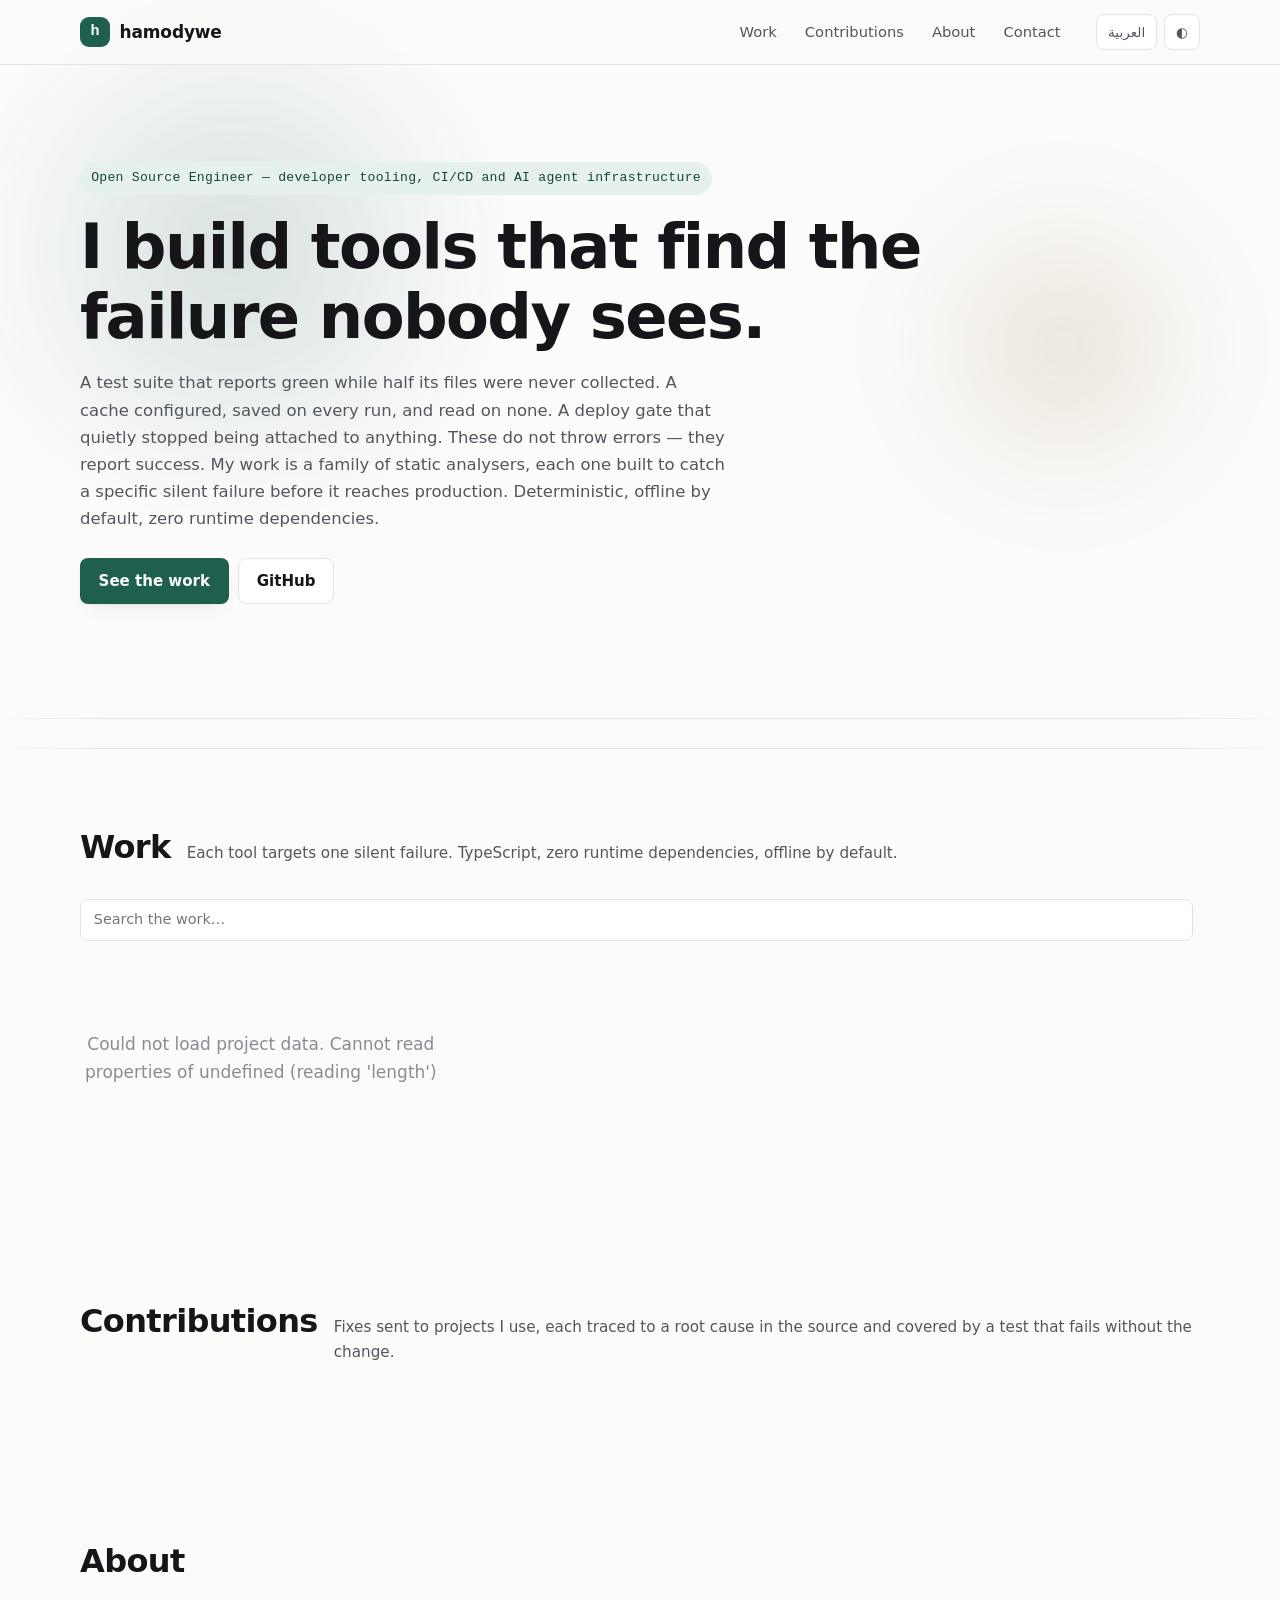
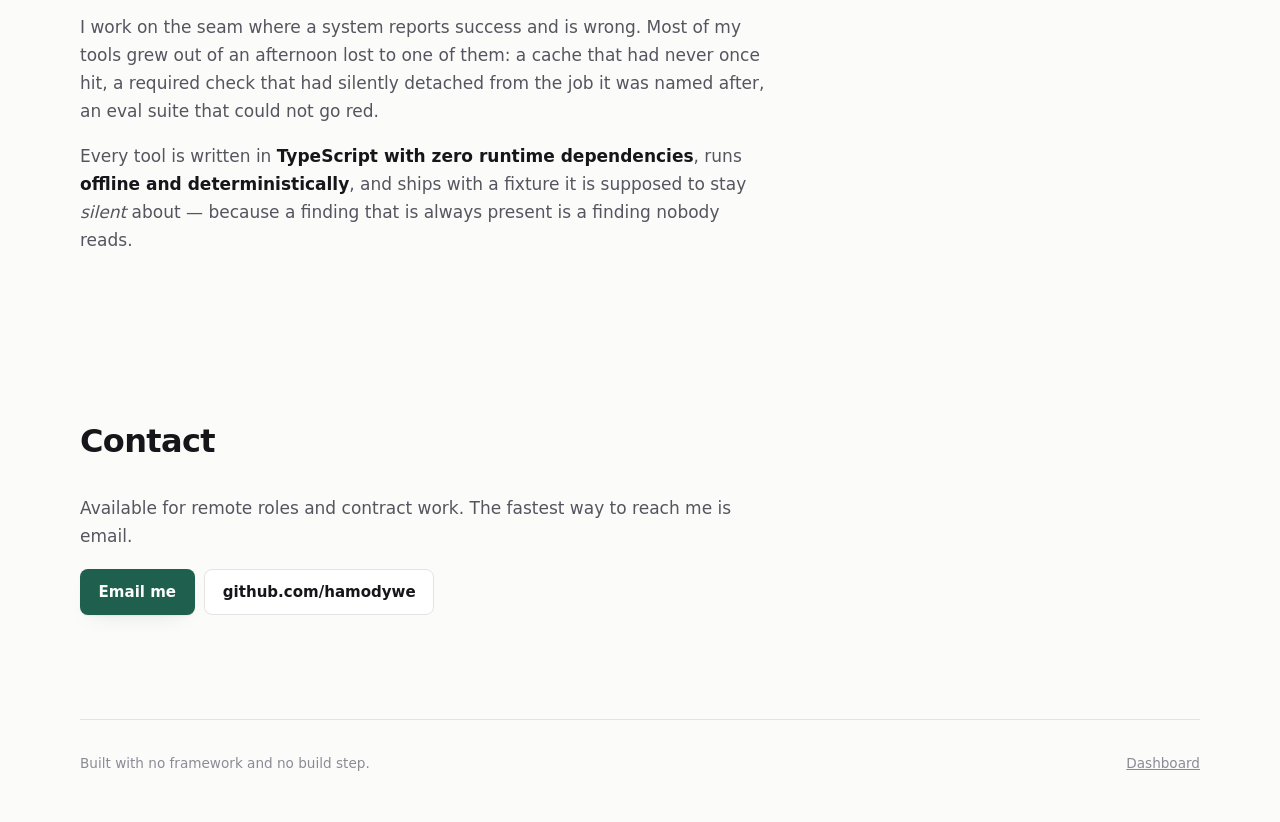
<file: index.html>
<!doctype html>
<html lang="en" dir="ltr">
<head>
<meta charset="utf-8">
<meta name="viewport" content="width=device-width, initial-scale=1">
<title>hamodywe — open source engineer</title>
<meta name="description" content="Static analysers that find silent failures in CI, deploys, tests and AI agent tooling. Deterministic, offline, zero dependencies.">
<meta name="color-scheme" content="light dark">
<meta property="og:title" content="hamodywe — open source engineer">
<meta property="og:description" content="Tools that find the failure nobody sees.">
<meta property="og:type" content="website">
<link rel="stylesheet" href="assets/css/app.css">
<link rel="stylesheet" href="assets/css/motion.css">
<link rel="icon" href="data:image/svg+xml,<svg xmlns='http://www.w3.org/2000/svg' viewBox='0 0 32 32'><rect width='32' height='32' rx='8' fill='%231f5f4e'/><text x='16' y='23' font-size='19' font-family='monospace' font-weight='700' fill='%23fff' text-anchor='middle'>h</text></svg>">
<script>
  // Applied before paint so the correct theme and direction never flash.
  (() => {
    const t = localStorage.getItem('theme');
    if (t) document.documentElement.dataset.theme = t;
    const l = localStorage.getItem('lang') || (navigator.language || '').startsWith('ar') ? 'ar' : 'en';
    const lang = localStorage.getItem('lang') || l;
    document.documentElement.lang = lang;
    document.documentElement.dir = lang === 'ar' ? 'rtl' : 'ltr';
  })();
</script>
</head>
<body>
<div class="progress" aria-hidden="true"></div>
<a class="skip" href="#main" data-i18n="skip">Skip to content</a>

<header class="top">
  <div class="wrap top-in">
    <a class="brand" href="./"><span class="brand-mark">h</span><span>hamodywe</span></a>
    <nav class="top-nav" aria-label="Sections">
      <a href="#work" data-i18n="nav.work">Work</a>
      <a href="#contributions" data-i18n="nav.contributions">Contributions</a>
      <a href="#about" data-i18n="nav.about">About</a>
      <a href="#contact" data-i18n="nav.contact">Contact</a>
    </nav>
    <div class="tools">
      <button class="chip" id="lang-toggle" type="button" aria-label="Switch language">العربية</button>
      <button class="chip" id="theme-toggle" type="button" aria-label="Switch theme">◐</button>
    </div>
  </div>
</header>

<main id="main">
  <section class="hero wrap">
    <span class="hero-role" id="hero-role"></span>
    <h1 id="hero-tagline"></h1>
    <p id="hero-intro"></p>
    <div class="hero-actions">
      <a class="btn btn-primary" href="#work" data-i18n="cta.work">See the work</a>
      <a class="btn btn-ghost" id="gh-link" href="https://github.com/hamodywe" target="_blank" rel="noopener">GitHub</a>
    </div>
    <div class="stats" id="stats"></div>
  </section>

  <div class="marquee" aria-hidden="true"><div class="marquee-track" id="marquee"></div></div>

  <section class="sec wrap" id="work">
    <div class="sec-head">
      <h2 data-i18n="nav.work">Work</h2>
      <p data-i18n="work.intro">Each tool targets one silent failure. TypeScript, zero runtime dependencies, offline by default.</p>
    </div>
    <div class="filters">
      <input type="search" id="q" autocomplete="off">
      <div id="tags" role="group"></div>
    </div>
    <div class="grid" id="grid"></div>
    <p class="empty" id="empty" hidden data-i18n="work.empty">Nothing matches that filter.</p>
  </section>

  <section class="sec wrap" id="contributions">
    <div class="sec-head">
      <h2 data-i18n="nav.contributions">Contributions</h2>
      <p id="contrib-intro"></p>
    </div>
    <div class="contrib-list" id="contrib-list"></div>
  </section>

  <section class="sec wrap" id="about">
    <div class="sec-head"><h2 data-i18n="nav.about">About</h2></div>
    <div class="prose" id="about-body"></div>
  </section>

  <section class="sec wrap" id="contact">
    <div class="sec-head"><h2 data-i18n="nav.contact">Contact</h2></div>
    <p class="prose" id="contact-line"></p>
    <div class="contact-row">
      <a class="btn btn-primary" id="mail-link" href="#"></a>
      <a class="btn btn-ghost" href="https://github.com/hamodywe" target="_blank" rel="noopener">github.com/hamodywe</a>
    </div>
  </section>
</main>

<footer class="wrap">
  <span id="foot-left"></span>
  <span><a href="admin.html" data-i18n="foot.dashboard">Dashboard</a></span>
</footer>

<dialog class="detail" id="detail" aria-labelledby="detail-title">
  <button class="detail-close" type="button" id="detail-close" aria-label="Close">✕</button>
  <div class="detail-in" id="detail-in"></div>
</dialog>

<div class="toast" id="toast" role="status" aria-live="polite"></div>

<script type="module" src="assets/js/app.js"></script>
</body>
</html>
</file>
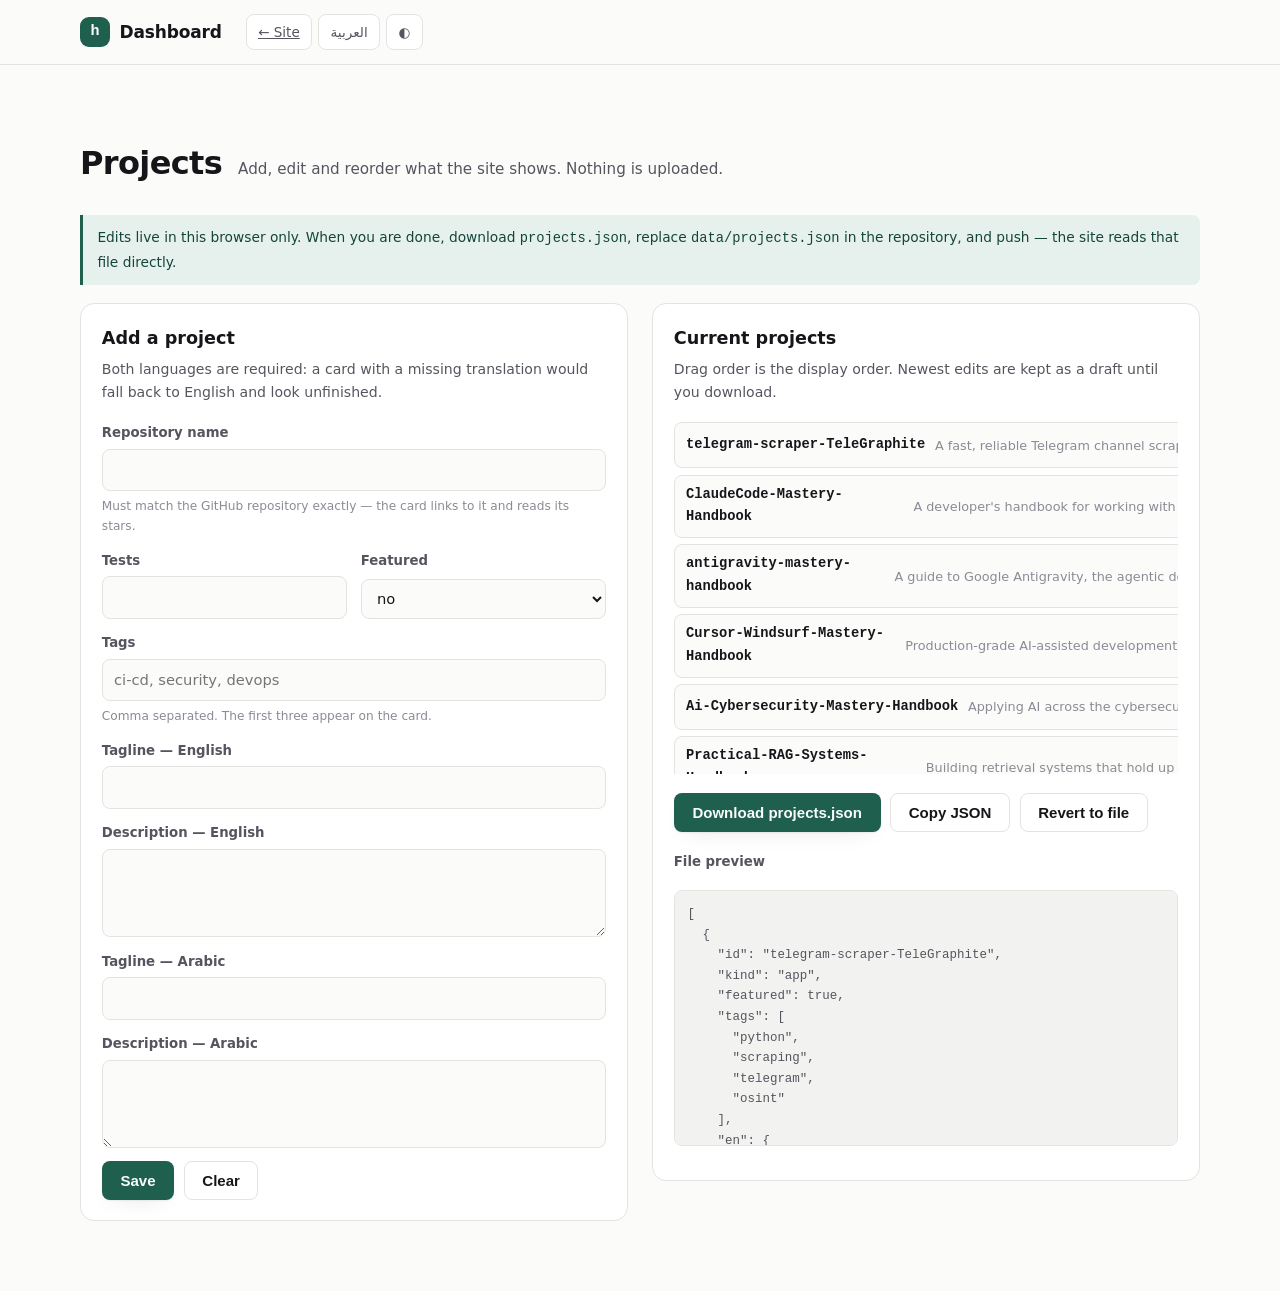
<file: admin.html>
<!doctype html>
<html lang="en" dir="ltr">
<head>
<meta charset="utf-8">
<meta name="viewport" content="width=device-width, initial-scale=1">
<title>Dashboard — hamodywe</title>
<meta name="robots" content="noindex">
<meta name="color-scheme" content="light dark">
<link rel="stylesheet" href="assets/css/app.css">
<link rel="icon" href="data:image/svg+xml,<svg xmlns='http://www.w3.org/2000/svg' viewBox='0 0 32 32'><rect width='32' height='32' rx='8' fill='%231f5f4e'/><text x='16' y='23' font-size='19' font-family='monospace' font-weight='700' fill='%23fff' text-anchor='middle'>h</text></svg>">
<script>
  (() => {
    const t = localStorage.getItem('theme');
    if (t) document.documentElement.dataset.theme = t;
    const lang = localStorage.getItem('lang') || ((navigator.language || '').startsWith('ar') ? 'ar' : 'en');
    document.documentElement.lang = lang;
    document.documentElement.dir = lang === 'ar' ? 'rtl' : 'ltr';
  })();
</script>
</head>
<body>

<header class="top">
  <div class="wrap top-in">
    <a class="brand" href="./"><span class="brand-mark">h</span><span id="brand-label">Dashboard</span></a>
    <div class="tools">
      <a class="chip" href="./" id="back-link">← Site</a>
      <button class="chip" id="lang-toggle" type="button">العربية</button>
      <button class="chip" id="theme-toggle" type="button" aria-label="Switch theme">◐</button>
    </div>
  </div>
</header>

<main class="wrap sec">
  <div class="sec-head">
    <h2 id="dash-title">Projects</h2>
    <p id="dash-sub"></p>
  </div>

  <p class="note" id="dash-note"></p>

  <div class="admin-grid">
    <section class="panel">
      <h2 id="form-title">Add a project</h2>
      <p id="form-sub"></p>

      <form id="form" autocomplete="off">
        <div class="field">
          <label for="f-id" data-k="id">Repository name</label>
          <!-- The hyphen is escaped: unescaped at the end of a class it is
               invalid under the `v` regex mode browsers now use, which makes
               the whole pattern attribute silently do nothing. -->
          <input id="f-id" name="id" required pattern="[a-zA-Z0-9._\-]+">
          <span class="hint" id="hint-id"></span>
        </div>

        <div class="field-row">
          <div class="field">
            <label for="f-tests" data-k="tests">Tests</label>
            <input id="f-tests" name="tests" type="number" min="0" step="1">
          </div>
          <div class="field">
            <label for="f-featured" data-k="featured">Featured</label>
            <select id="f-featured" name="featured">
              <option value="false">no</option>
              <option value="true">yes</option>
            </select>
          </div>
        </div>

        <div class="field">
          <label for="f-tags" data-k="tags">Tags</label>
          <input id="f-tags" name="tags" placeholder="ci-cd, security, devops">
          <span class="hint" id="hint-tags"></span>
        </div>

        <div class="field">
          <label for="f-en-tag" data-k="enTagline">Tagline — English</label>
          <input id="f-en-tag" name="enTagline" required>
        </div>
        <div class="field">
          <label for="f-en-desc" data-k="enDesc">Description — English</label>
          <textarea id="f-en-desc" name="enDesc" required></textarea>
        </div>

        <div class="field">
          <label for="f-ar-tag" data-k="arTagline">العنوان — بالعربية</label>
          <input id="f-ar-tag" name="arTagline" dir="rtl" required>
        </div>
        <div class="field">
          <label for="f-ar-desc" data-k="arDesc">الوصف — بالعربية</label>
          <textarea id="f-ar-desc" name="arDesc" dir="rtl" required></textarea>
        </div>

        <div class="hero-actions">
          <button class="btn btn-primary" type="submit" id="btn-save">Save</button>
          <button class="btn btn-ghost" type="button" id="btn-reset">Clear</button>
        </div>
      </form>
    </section>

    <section class="panel">
      <h2 id="list-title">Current projects</h2>
      <p id="list-sub"></p>
      <div class="admin-list" id="list"></div>

      <div class="hero-actions" style="margin-top:1.2rem">
        <button class="btn btn-primary" type="button" id="btn-download">Download projects.json</button>
        <button class="btn btn-ghost" type="button" id="btn-copy">Copy JSON</button>
        <button class="btn btn-ghost" type="button" id="btn-revert">Revert</button>
      </div>

      <p class="field" style="margin-top:1.2rem">
        <label for="out" id="out-label">Output</label>
      </p>
      <pre class="out" id="out"></pre>
    </section>
  </div>
</main>

<div class="toast" id="toast" role="status" aria-live="polite"></div>
<script type="module" src="assets/js/admin.js"></script>
</body>
</html>
</file>
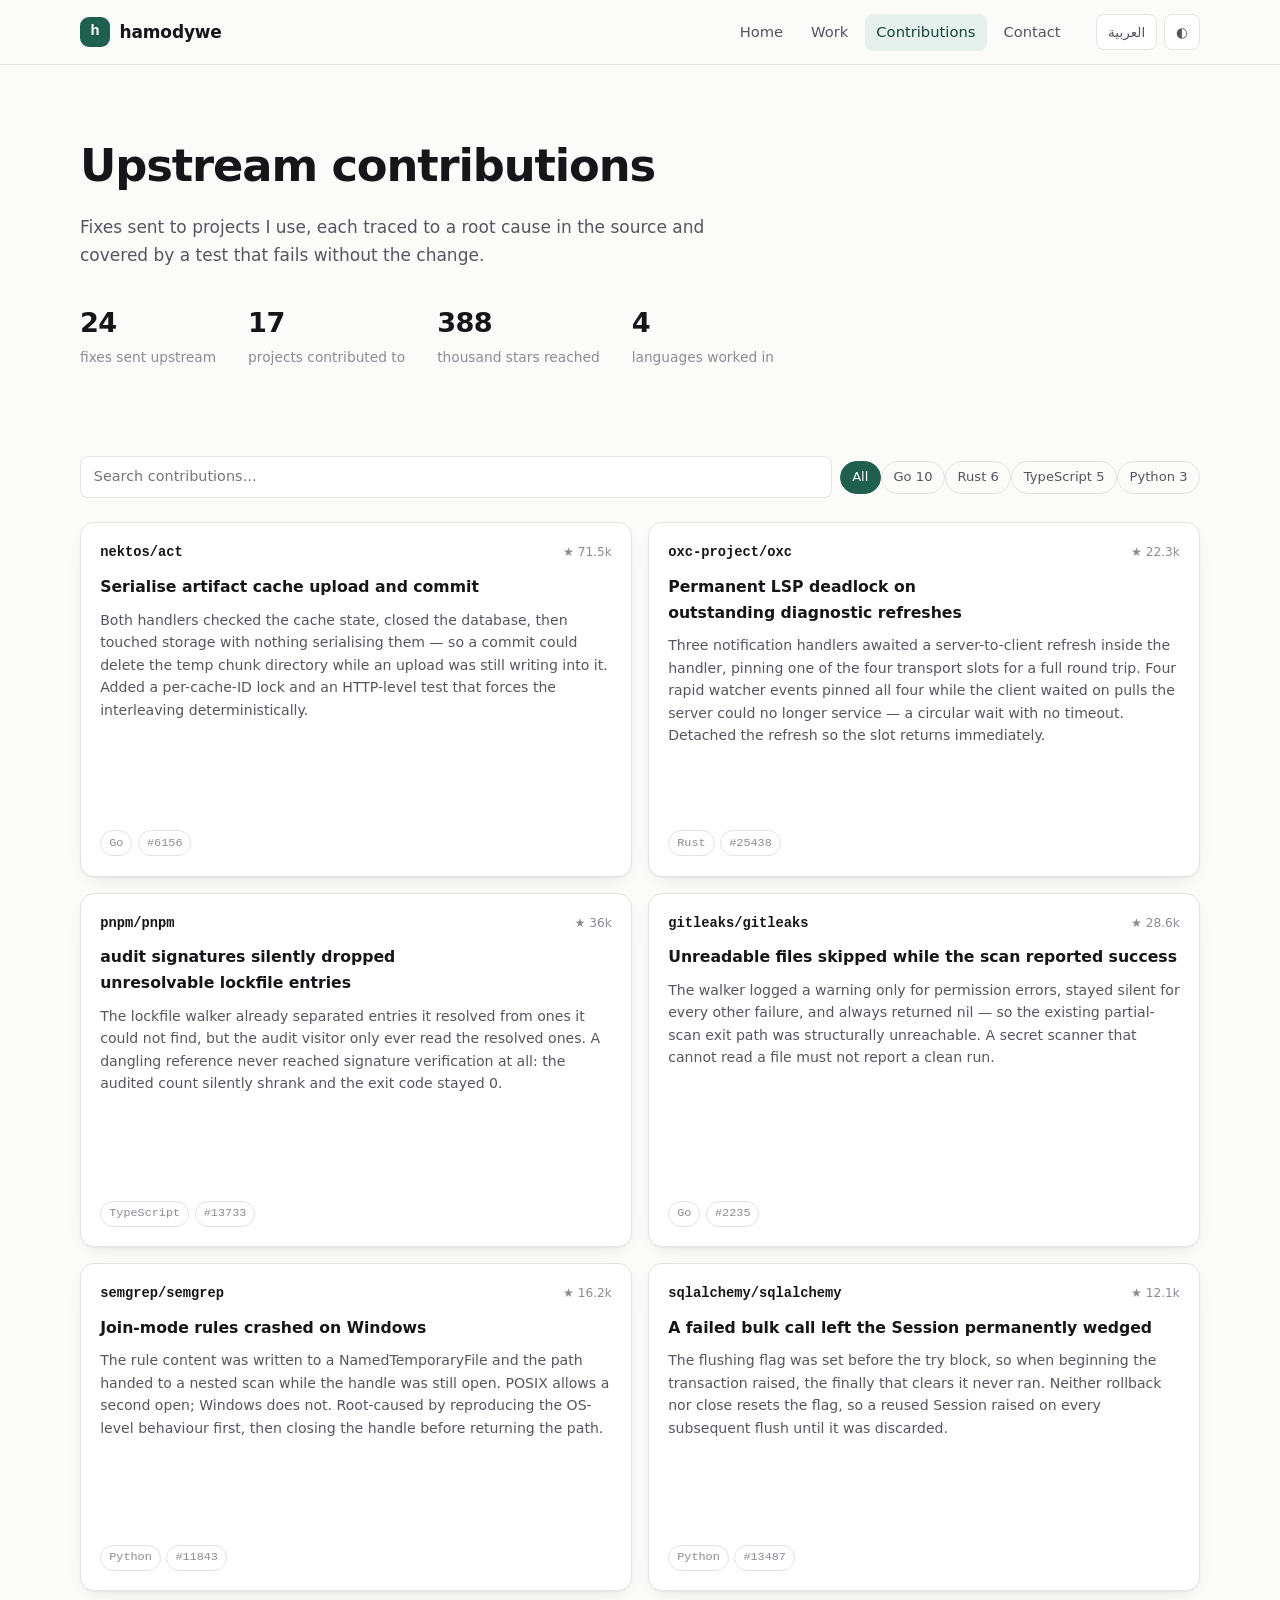
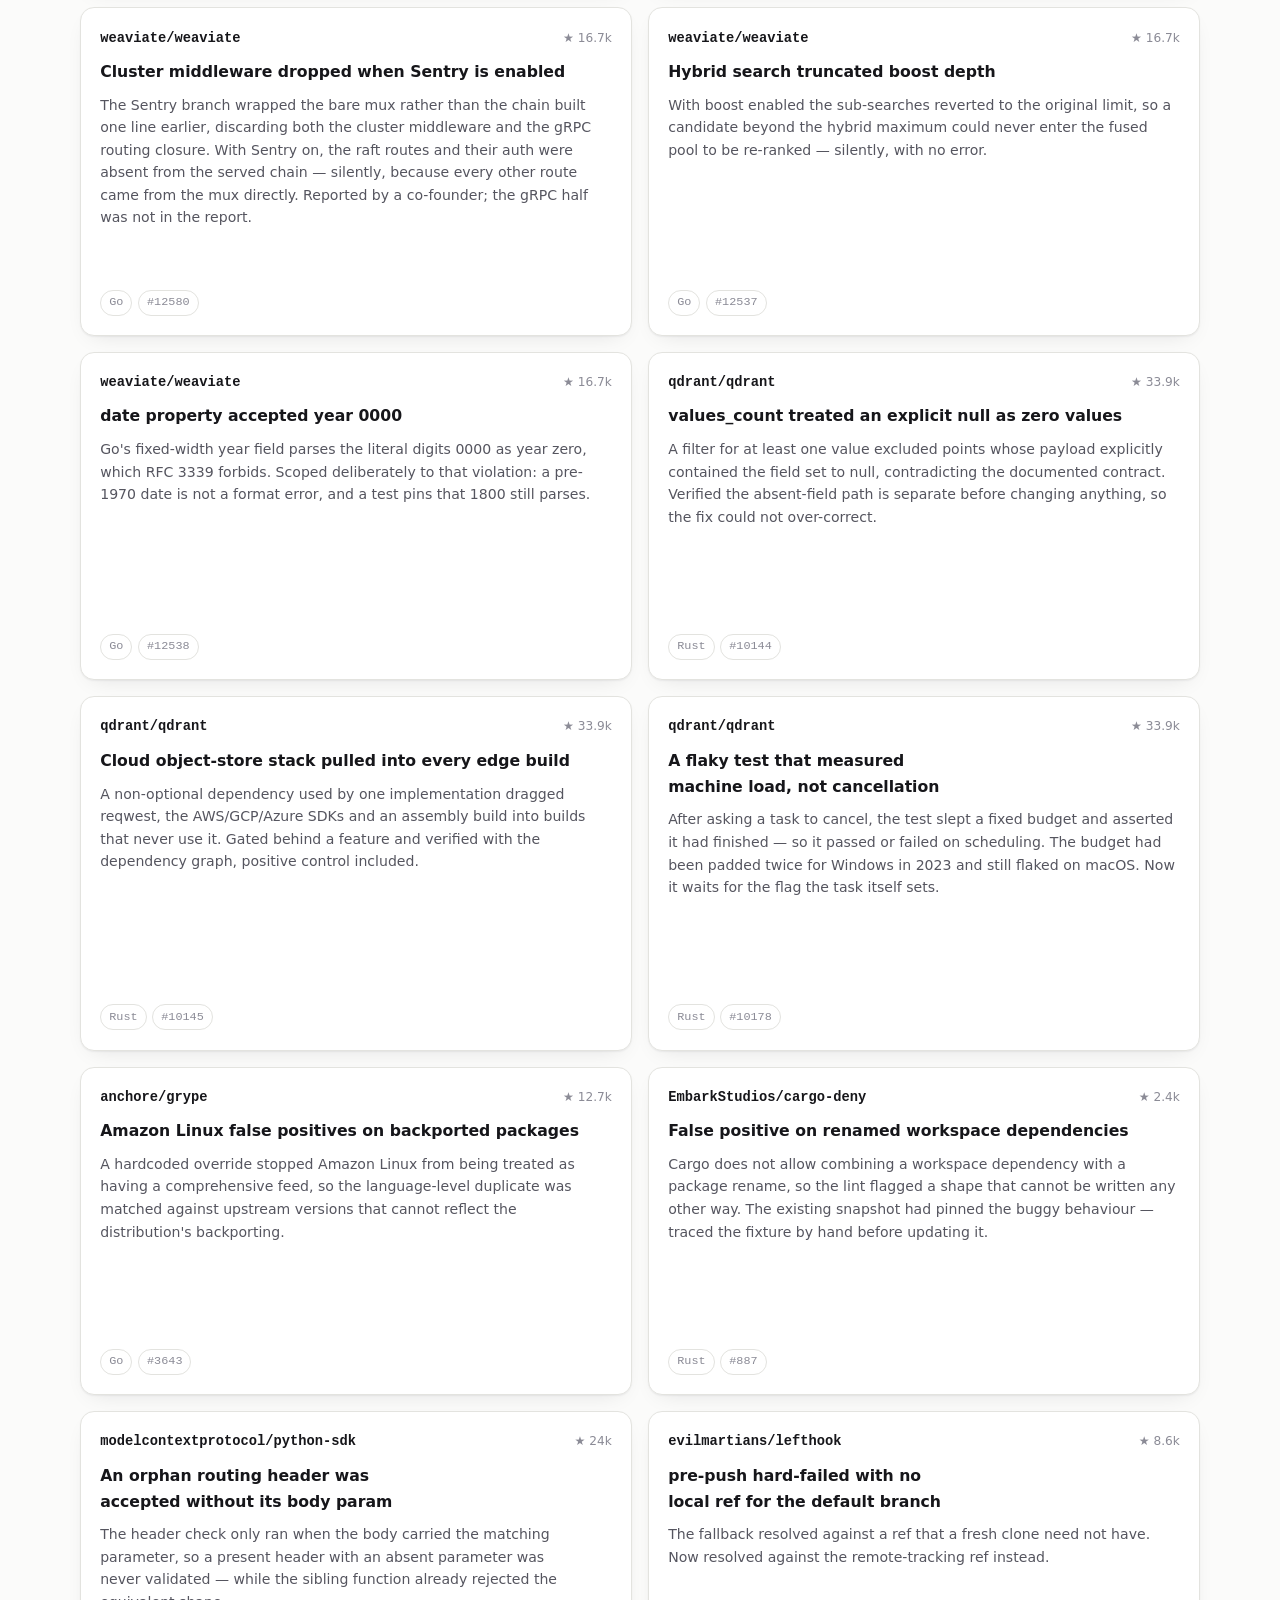
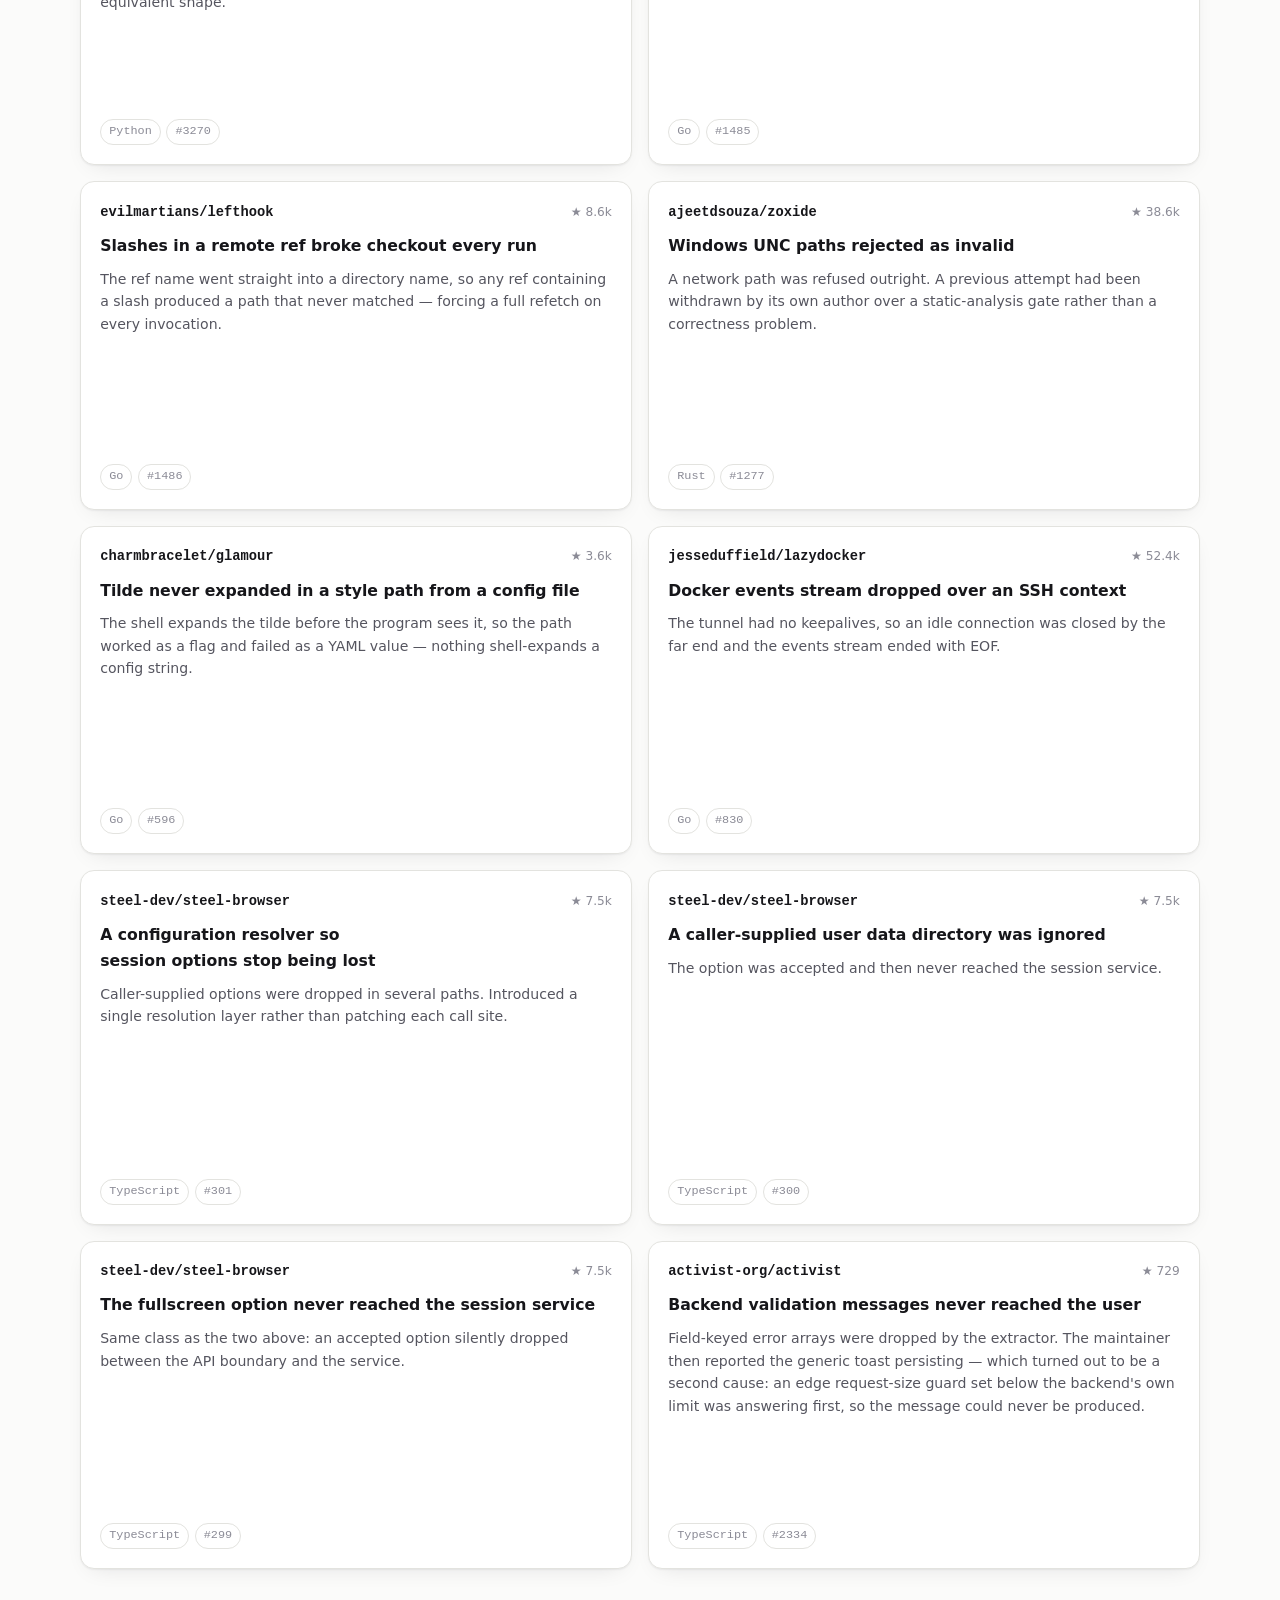
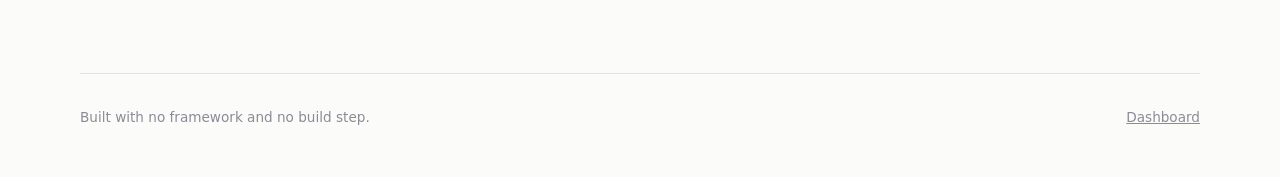
<file: contributions.html>
<!doctype html>
<html lang="en" dir="ltr">
<head>
<title>Contributions — hamodywe</title>
<meta name="description" content="Fixes sent upstream to projects I use, each traced to a root cause and covered by a test.">
<meta charset="utf-8">
<meta name="viewport" content="width=device-width, initial-scale=1">
<meta name="color-scheme" content="light dark">
<link rel="stylesheet" href="assets/css/app.css">
<link rel="stylesheet" href="assets/css/motion.css">
<link rel="icon" href="data:image/svg+xml,<svg xmlns='http://www.w3.org/2000/svg' viewBox='0 0 32 32'><rect width='32' height='32' rx='8' fill='%231f5f4e'/><text x='16' y='23' font-size='19' font-family='monospace' font-weight='700' fill='%23fff' text-anchor='middle'>h</text></svg>">
<script>
  (() => {
    const t = localStorage.getItem('theme');
    if (t) document.documentElement.dataset.theme = t;
    const lang = localStorage.getItem('lang') || ((navigator.language || '').startsWith('ar') ? 'ar' : 'en');
    document.documentElement.lang = lang;
    document.documentElement.dir = lang === 'ar' ? 'rtl' : 'ltr';
  })();
</script>
</head>
<body>
<div class="progress" aria-hidden="true"></div>
<a class="skip" href="#main" data-i18n="skip">Skip to content</a>

<header class="top">
  <div class="wrap top-in">
    <a class="brand" href="index.html"><span class="brand-mark">h</span><span>hamodywe</span></a>
    <nav class="top-nav" aria-label="Sections">
      <a href="index.html" data-i18n="nav.home">Home</a>
      <a href="tools.html" data-i18n="nav.tools">Tools</a>
      <a href="contributions.html" data-i18n="nav.contributions">Contributions</a>
      <a href="index.html#contact" data-i18n="nav.contact">Contact</a>
    </nav>
    <div class="tools">
      <button class="chip" id="lang-toggle" type="button" aria-label="Switch language">العربية</button>
      <button class="chip" id="theme-toggle" type="button" aria-label="Switch theme">◐</button>
    </div>
  </div>
</header>

<main id="main">
  <section class="page-head wrap">
    <h1 id="page-title"></h1>
    <p id="page-sub"></p>
    <div class="stats" id="stats"></div>
  </section>

  <section class="sec wrap">
    <div class="filters">
      <input type="search" id="q" autocomplete="off">
      <div id="langs" role="group"></div>
    </div>
    <div class="contrib-grid" id="list"></div>
    <p class="empty" id="empty" hidden data-i18n="work.empty">Nothing matches that filter.</p>
  </section>
</main>

<dialog class="detail" id="detail" aria-labelledby="detail-title">
  <button class="detail-close" type="button" id="detail-close" aria-label="Close">✕</button>
  <div class="detail-in" id="detail-in"></div>
</dialog>
<footer class="wrap">
  <span id="foot-left"></span>
  <span><a href="admin.html" data-i18n="foot.dashboard">Dashboard</a></span>
</footer>
<div class="toast" id="toast" role="status" aria-live="polite"></div>

<script type="module" src="assets/js/contributions.js"></script>
</body>
</html>
</file>
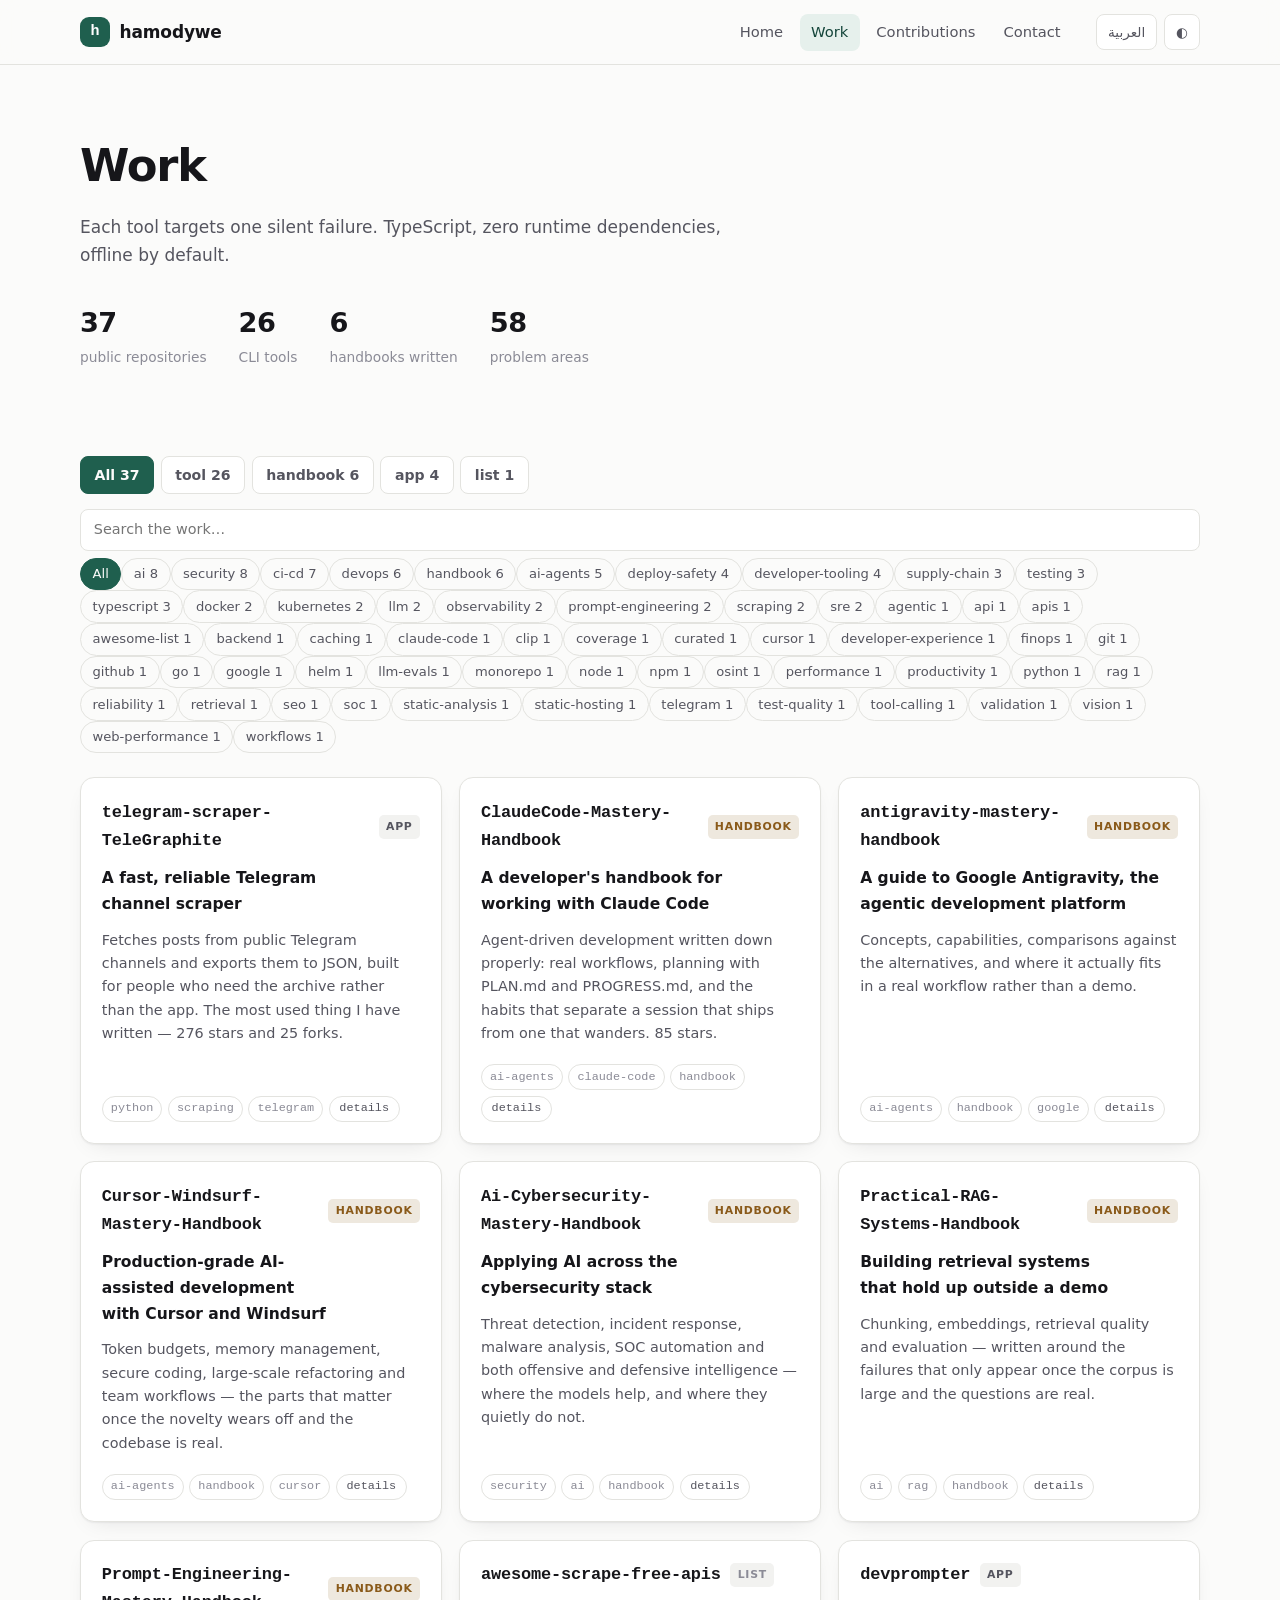
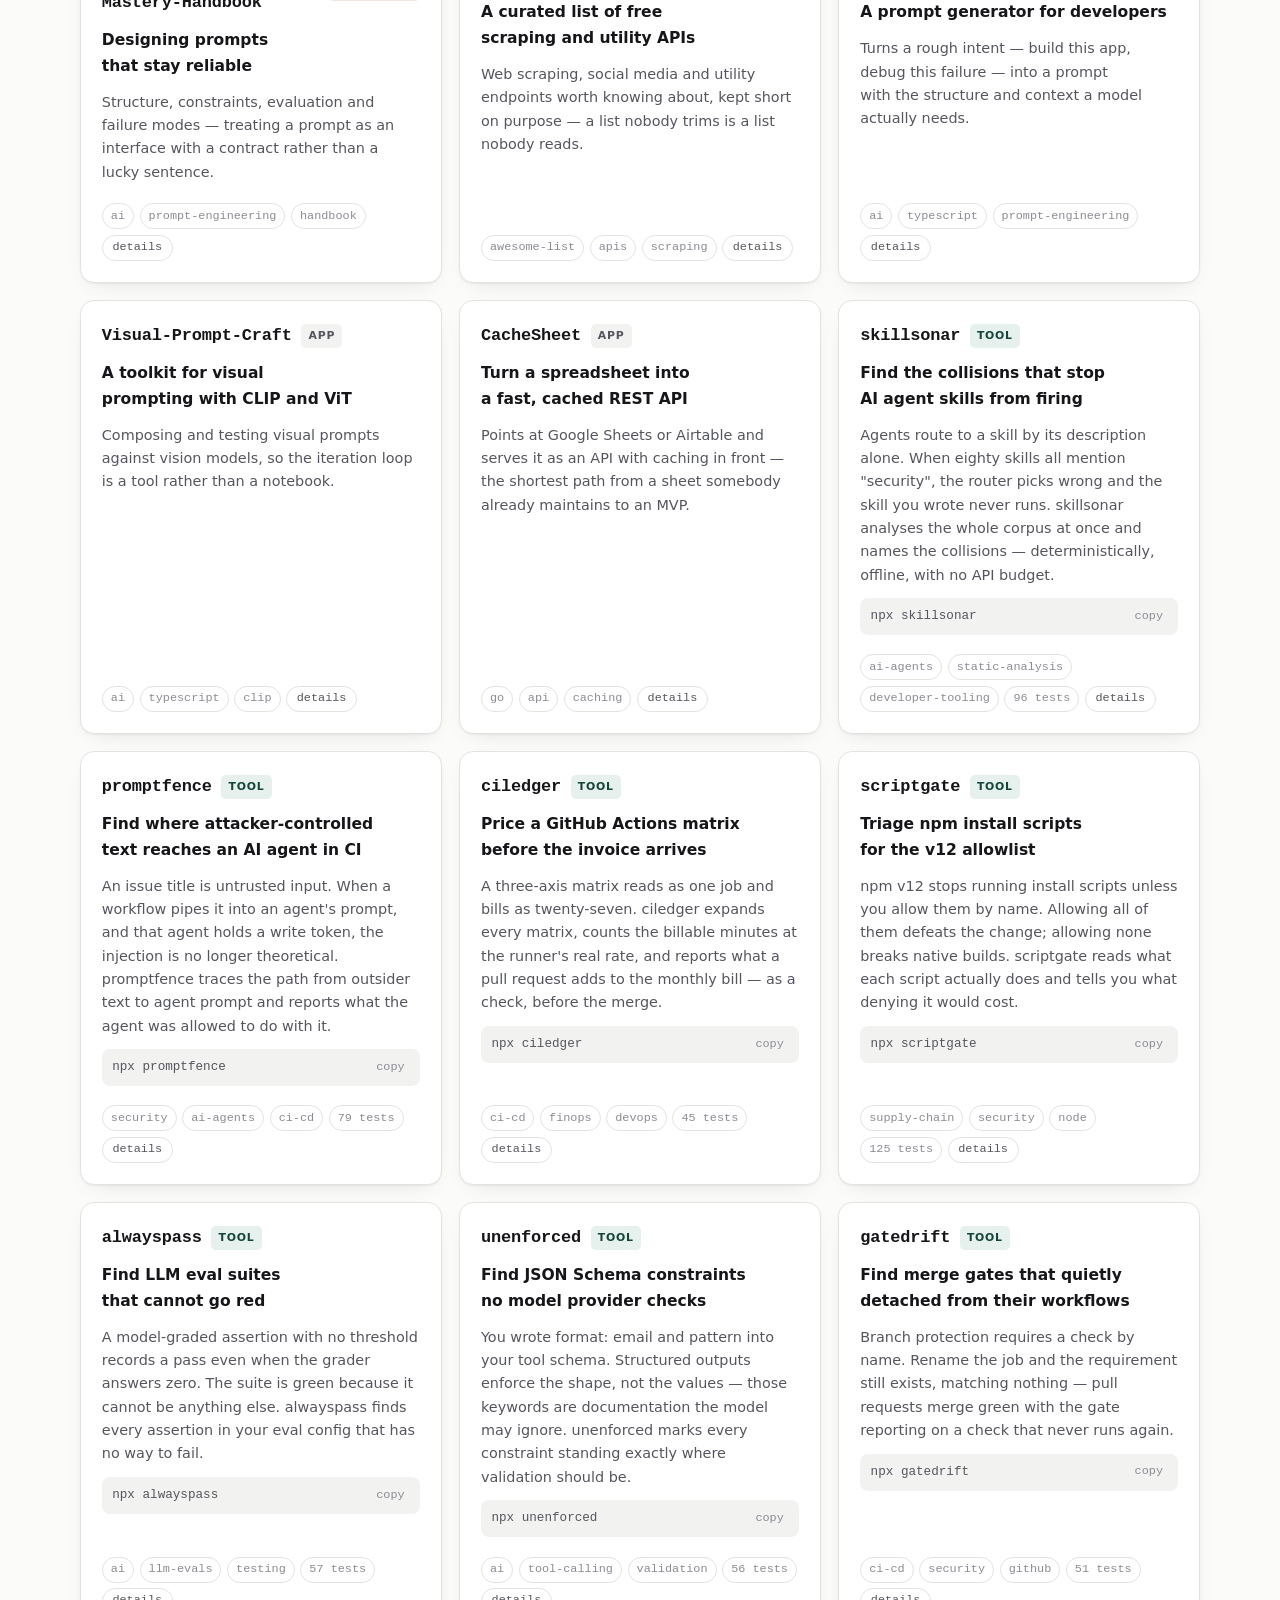
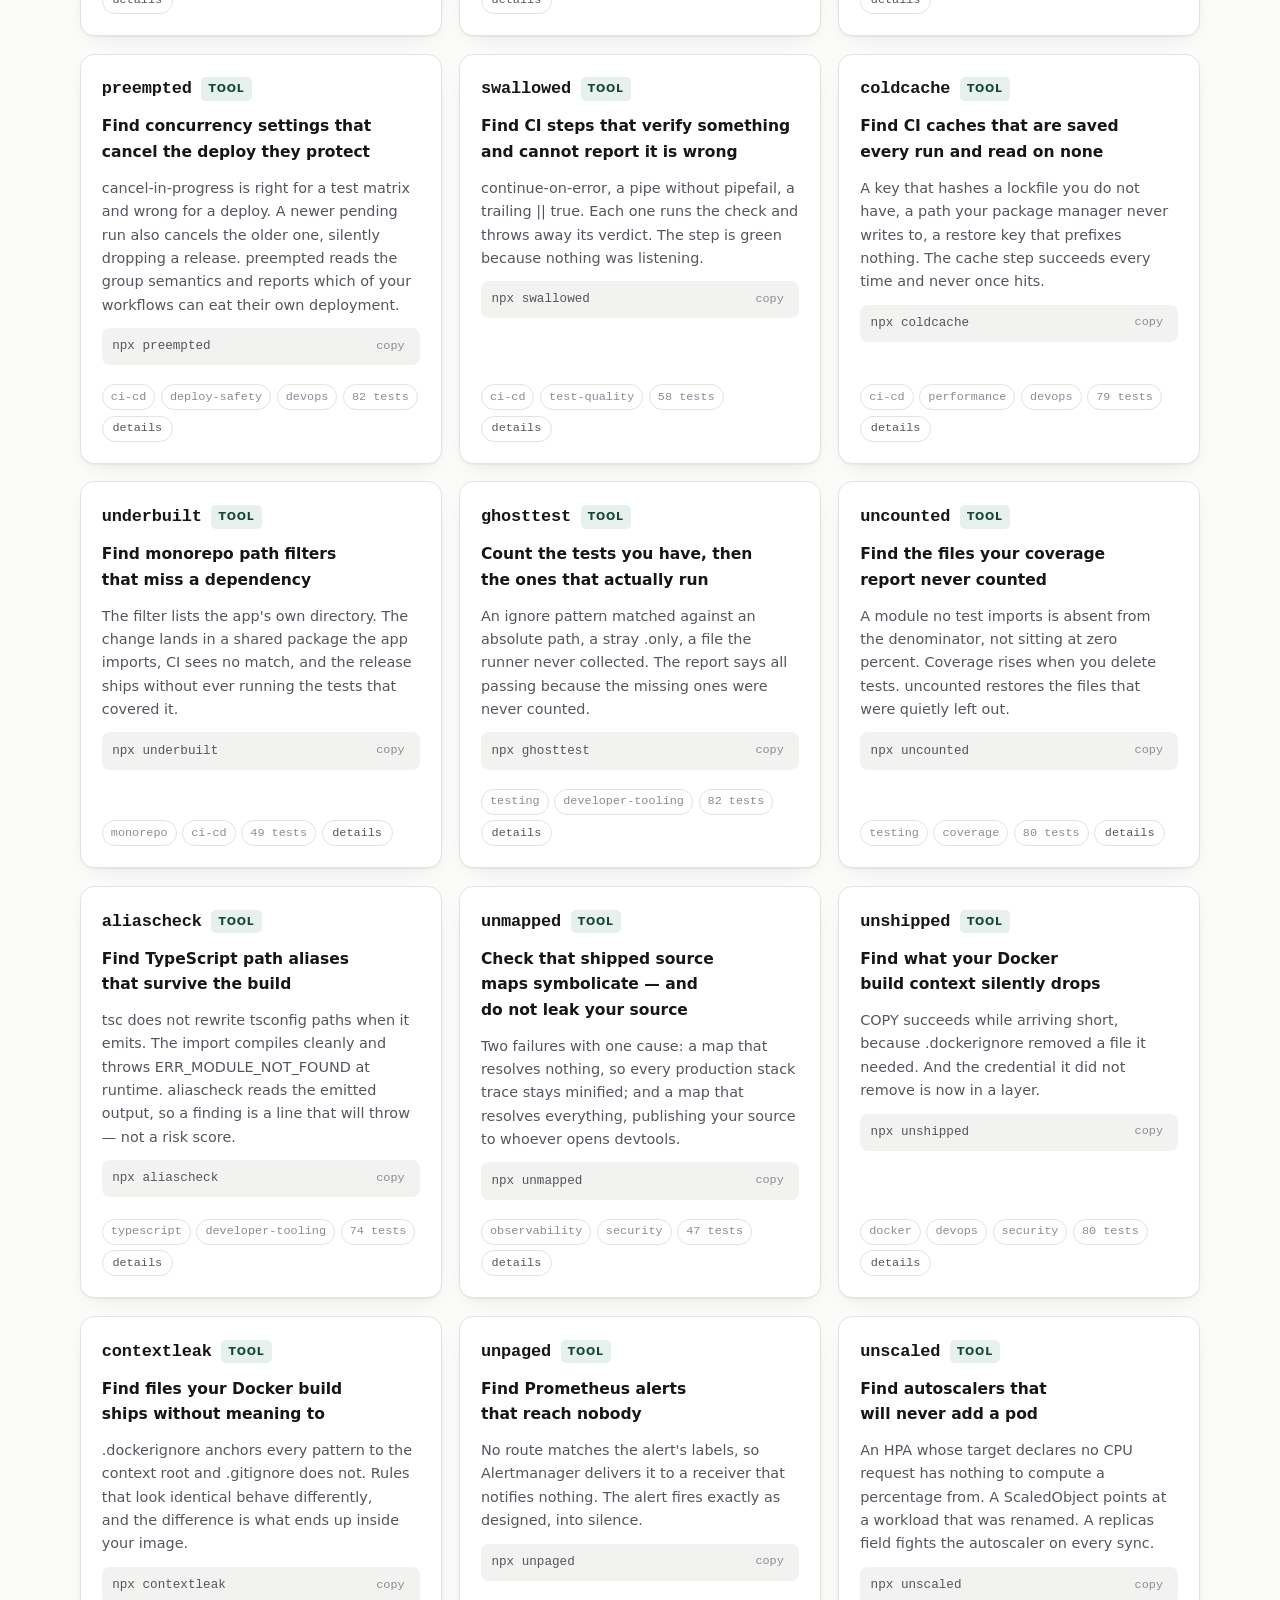
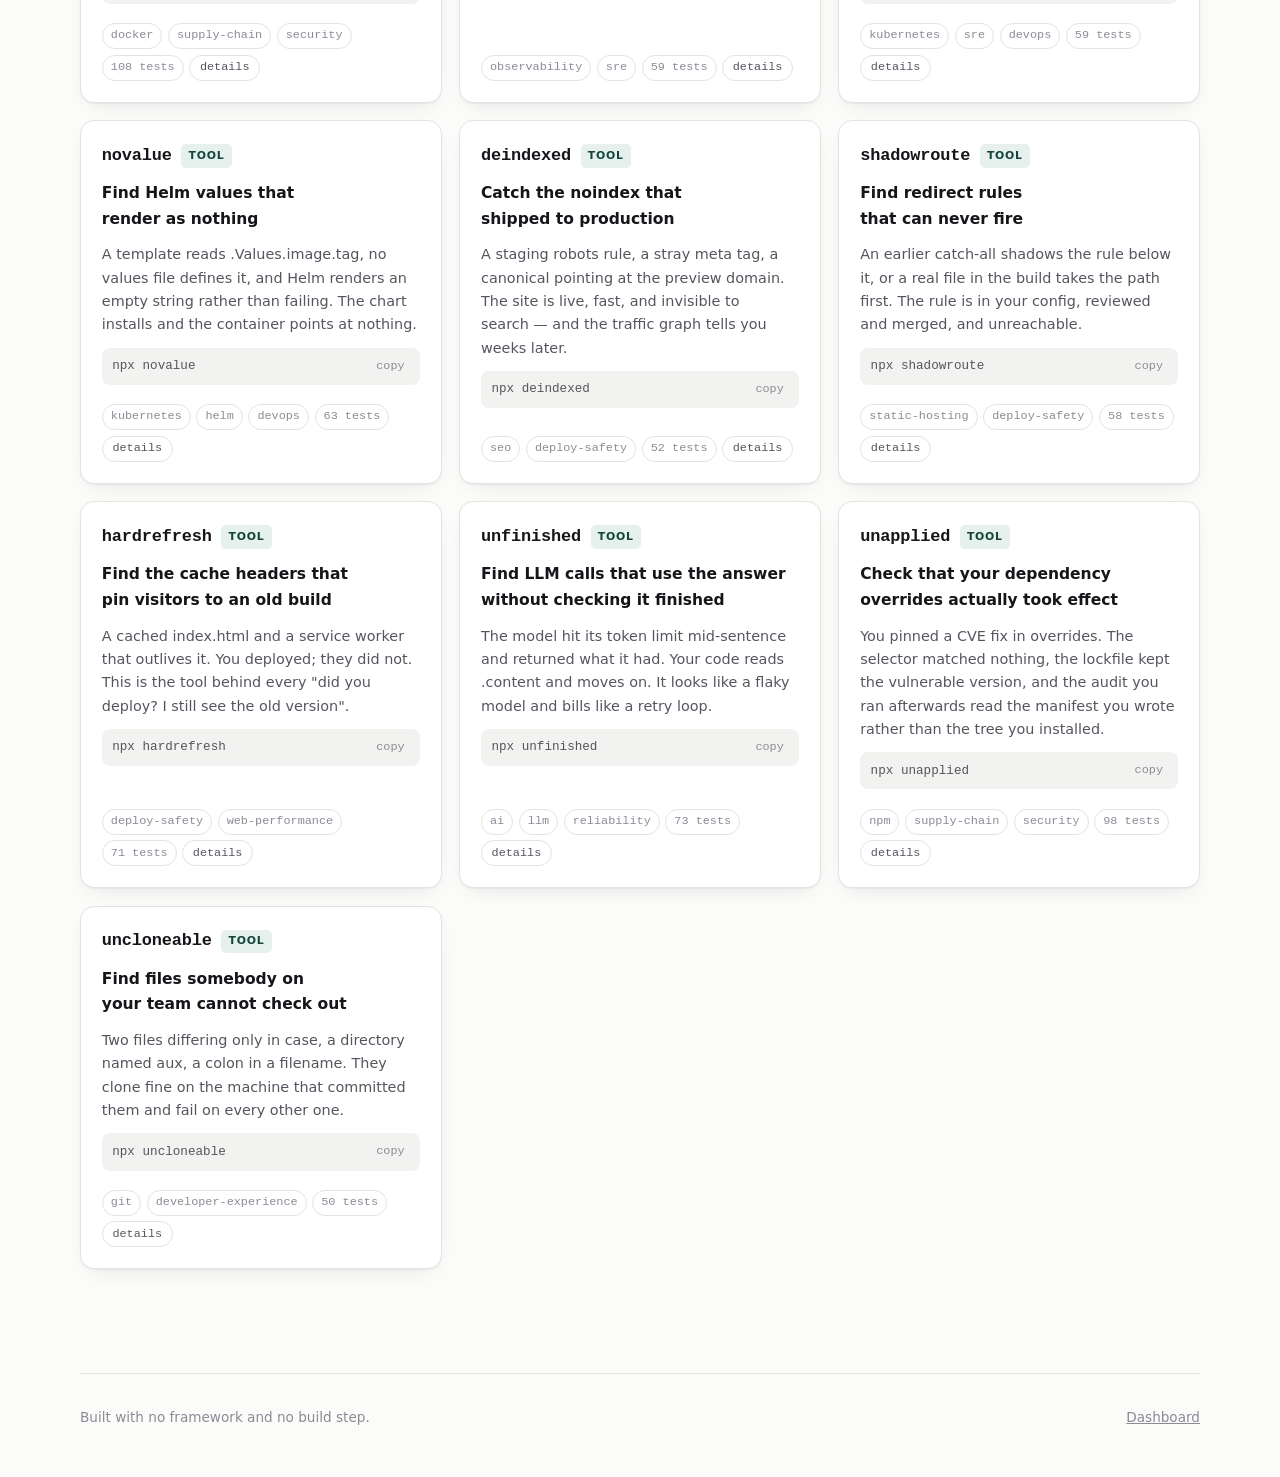
<file: tools.html>
<!doctype html>
<html lang="en" dir="ltr">
<head>
<title>Tools — hamodywe</title>
<meta name="description" content="Static analysers that find silent failures in CI, deploys, tests and AI agent tooling.">
<meta charset="utf-8">
<meta name="viewport" content="width=device-width, initial-scale=1">
<meta name="color-scheme" content="light dark">
<link rel="stylesheet" href="assets/css/app.css">
<link rel="stylesheet" href="assets/css/motion.css">
<link rel="icon" href="data:image/svg+xml,<svg xmlns='http://www.w3.org/2000/svg' viewBox='0 0 32 32'><rect width='32' height='32' rx='8' fill='%231f5f4e'/><text x='16' y='23' font-size='19' font-family='monospace' font-weight='700' fill='%23fff' text-anchor='middle'>h</text></svg>">
<script>
  (() => {
    const t = localStorage.getItem('theme');
    if (t) document.documentElement.dataset.theme = t;
    const lang = localStorage.getItem('lang') || ((navigator.language || '').startsWith('ar') ? 'ar' : 'en');
    document.documentElement.lang = lang;
    document.documentElement.dir = lang === 'ar' ? 'rtl' : 'ltr';
  })();
</script>
</head>
<body>
<div class="progress" aria-hidden="true"></div>
<a class="skip" href="#main" data-i18n="skip">Skip to content</a>

<header class="top">
  <div class="wrap top-in">
    <a class="brand" href="index.html"><span class="brand-mark">h</span><span>hamodywe</span></a>
    <nav class="top-nav" aria-label="Sections">
      <a href="index.html" data-i18n="nav.home">Home</a>
      <a href="tools.html" data-i18n="nav.tools">Tools</a>
      <a href="contributions.html" data-i18n="nav.contributions">Contributions</a>
      <a href="index.html#contact" data-i18n="nav.contact">Contact</a>
    </nav>
    <div class="tools">
      <button class="chip" id="lang-toggle" type="button" aria-label="Switch language">العربية</button>
      <button class="chip" id="theme-toggle" type="button" aria-label="Switch theme">◐</button>
    </div>
  </div>
</header>

<main id="main">
  <section class="page-head wrap">
    <h1 id="page-title"></h1>
    <p id="page-sub"></p>
    <div class="stats" id="stats"></div>
  </section>

  <section class="sec wrap">
    <div class="kinds" id="kinds" role="group"></div>
    <div class="filters">
      <input type="search" id="q" autocomplete="off">
      <div id="tags" role="group"></div>
    </div>
    <div class="grid" id="grid"></div>
    <p class="empty" id="empty" hidden data-i18n="work.empty">Nothing matches that filter.</p>
  </section>
</main>

<dialog class="detail" id="detail" aria-labelledby="detail-title">
  <button class="detail-close" type="button" id="detail-close" aria-label="Close">✕</button>
  <div class="detail-in" id="detail-in"></div>
</dialog>
<footer class="wrap">
  <span id="foot-left"></span>
  <span><a href="admin.html" data-i18n="foot.dashboard">Dashboard</a></span>
</footer>
<div class="toast" id="toast" role="status" aria-live="polite"></div>

<script type="module" src="assets/js/tools.js"></script>
</body>
</html>
</file>
<file: assets/css/app.css>
/* hamodywe.github.io — design system
   No build step, no dependencies, no external requests. */

:root {
  --bg: #fbfbfa;
  --bg-raised: #ffffff;
  --bg-sunken: #f2f2f0;
  --ink: #16161a;
  --ink-soft: #55555f;
  --ink-faint: #8b8b96;
  --line: #e3e3df;
  --accent: #1f5f4e;
  --accent-soft: #e6f0ec;
  --accent-ink: #14453a;
  --warn: #8a5a1a;

  --radius: 14px;
  --radius-sm: 8px;
  --shadow: 0 1px 2px rgb(20 20 26 / 6%), 0 8px 24px -12px rgb(20 20 26 / 14%);
  --shadow-lift: 0 2px 4px rgb(20 20 26 / 8%), 0 18px 40px -18px rgb(20 20 26 / 22%);

  --page: 1120px;
  --step: clamp(1rem, 0.6rem + 1.6vw, 1.6rem);

  --sans: ui-sans-serif, system-ui, -apple-system, "Segoe UI", Roboto, "Noto Sans Arabic", "Segoe UI Historic", sans-serif;
  --mono: ui-monospace, SFMono-Regular, "SF Mono", Menlo, Consolas, monospace;
}

:root[data-theme='dark'] {
  --bg: #0e0f11;
  --bg-raised: #16181b;
  --bg-sunken: #1c1f23;
  --ink: #eceef0;
  --ink-soft: #a6abb2;
  --ink-faint: #767c85;
  --line: #262a2f;
  --accent: #64d2ad;
  --accent-soft: #14302a;
  --accent-ink: #9fe8cd;
  --warn: #e0b070;
  --shadow: 0 1px 2px rgb(0 0 0 / 40%), 0 10px 30px -14px rgb(0 0 0 / 60%);
  --shadow-lift: 0 2px 6px rgb(0 0 0 / 45%), 0 22px 48px -20px rgb(0 0 0 / 70%);
}

@media (prefers-color-scheme: dark) {
  :root:not([data-theme='light']) {
    --bg: #0e0f11;
    --bg-raised: #16181b;
    --bg-sunken: #1c1f23;
    --ink: #eceef0;
    --ink-soft: #a6abb2;
    --ink-faint: #767c85;
    --line: #262a2f;
    --accent: #64d2ad;
    --accent-soft: #14302a;
    --accent-ink: #9fe8cd;
    --warn: #e0b070;
    --shadow: 0 1px 2px rgb(0 0 0 / 40%), 0 10px 30px -14px rgb(0 0 0 / 60%);
    --shadow-lift: 0 2px 6px rgb(0 0 0 / 45%), 0 22px 48px -20px rgb(0 0 0 / 70%);
  }
}

*, *::before, *::after { box-sizing: border-box; }

html { scroll-behavior: smooth; }
@media (prefers-reduced-motion: reduce) {
  html { scroll-behavior: auto; }
  *, *::before, *::after { animation-duration: 0.001ms !important; transition-duration: 0.001ms !important; }
}

body {
  margin: 0;
  background: var(--bg);
  color: var(--ink);
  font-family: var(--sans);
  font-size: 17px;
  line-height: 1.65;
  -webkit-font-smoothing: antialiased;
  text-rendering: optimizeLegibility;
}

html[dir='rtl'] body { line-height: 1.9; }

.wrap { width: min(100% - 2.5rem, var(--page)); margin-inline: auto; }

a { color: inherit; }

.skip {
  position: absolute; inset-inline-start: -9999px; top: 0; z-index: 100;
  background: var(--accent); color: #fff; padding: 0.6rem 1rem; border-radius: 0 0 var(--radius-sm) 0;
}
.skip:focus { inset-inline-start: 0; }

/* ---------- header ---------- */

.top {
  position: sticky; top: 0; z-index: 40;
  backdrop-filter: blur(12px);
  background: color-mix(in srgb, var(--bg) 86%, transparent);
  border-bottom: 1px solid var(--line);
}
.top-in { display: flex; align-items: center; gap: 1rem; padding: 0.85rem 0; }

.brand { display: flex; align-items: center; gap: 0.6rem; font-weight: 650; letter-spacing: -0.01em; text-decoration: none; }
.brand-mark {
  width: 30px; height: 30px; border-radius: 9px; display: grid; place-items: center;
  background: var(--accent); color: var(--bg-raised); font-family: var(--mono); font-size: 15px; font-weight: 700;
}

.top-nav { display: flex; gap: 0.35rem; margin-inline-start: auto; }
.top-nav a {
  padding: 0.4rem 0.7rem; border-radius: var(--radius-sm); text-decoration: none;
  color: var(--ink-soft); font-size: 0.92rem; transition: background 0.15s, color 0.15s;
}
.top-nav a:hover { background: var(--bg-sunken); color: var(--ink); }
@media (max-width: 760px) { .top-nav { display: none; } }

.tools { display: flex; gap: 0.4rem; margin-inline-start: auto; }
@media (min-width: 761px) { .tools { margin-inline-start: 0.5rem; } }

.chip {
  border: 1px solid var(--line); background: var(--bg-raised); color: var(--ink-soft);
  border-radius: var(--radius-sm); padding: 0.38rem 0.7rem; font: inherit; font-size: 0.85rem;
  cursor: pointer; transition: border-color 0.15s, color 0.15s, background 0.15s;
}
.chip:hover { color: var(--ink); border-color: var(--ink-faint); }
.chip:focus-visible, a:focus-visible, button:focus-visible, input:focus-visible, textarea:focus-visible, select:focus-visible {
  outline: 2px solid var(--accent); outline-offset: 2px;
}

/* ---------- hero ---------- */

.hero { padding: clamp(3rem, 8vw, 6rem) 0 clamp(2rem, 5vw, 3.5rem); }
.hero-role {
  font-family: var(--mono); font-size: 0.82rem; letter-spacing: 0.02em;
  color: var(--accent-ink); background: var(--accent-soft);
  display: inline-block; padding: 0.35rem 0.7rem; border-radius: 999px; margin-bottom: 1.1rem;
}
.hero h1 {
  font-size: clamp(2.1rem, 1.2rem + 3.6vw, 3.9rem);
  line-height: 1.12; letter-spacing: -0.025em; margin: 0 0 1.1rem; font-weight: 680; max-width: 20ch;
}
html[dir='rtl'] .hero h1 { line-height: 1.35; letter-spacing: 0; }
.hero p { color: var(--ink-soft); max-width: 62ch; margin: 0 0 1.6rem; font-size: 1.03rem; }
.hero-actions { display: flex; flex-wrap: wrap; gap: 0.6rem; align-items: center; }

.btn {
  display: inline-flex; align-items: center; gap: 0.45rem; text-decoration: none;
  padding: 0.6rem 1.1rem; border-radius: var(--radius-sm); font-size: 0.94rem; font-weight: 550;
  border: 1px solid transparent; cursor: pointer; transition: transform 0.12s, box-shadow 0.15s, background 0.15s;
}
.btn-primary { background: var(--accent); color: var(--bg); box-shadow: var(--shadow); }
.btn-primary:hover { transform: translateY(-1px); box-shadow: var(--shadow-lift); }
.btn-ghost { border-color: var(--line); color: var(--ink); background: var(--bg-raised); }
.btn-ghost:hover { border-color: var(--ink-faint); }

.stats { display: flex; flex-wrap: wrap; gap: 2rem; margin-top: 2.6rem; }
.stat-n { font-size: 1.7rem; font-weight: 660; letter-spacing: -0.02em; font-variant-numeric: tabular-nums; }
.stat-l { color: var(--ink-faint); font-size: 0.86rem; }

/* ---------- sections ---------- */

.sec { padding: clamp(2.5rem, 6vw, 4.5rem) 0; }
.sec-head { display: flex; align-items: baseline; gap: 1rem; flex-wrap: wrap; margin-bottom: 1.6rem; }
.sec-head h2 { font-size: clamp(1.4rem, 1rem + 1.4vw, 2rem); letter-spacing: -0.02em; margin: 0; font-weight: 640; }
.sec-head p { color: var(--ink-soft); margin: 0; font-size: 0.95rem; flex: 1 1 24ch; }

.filters { display: flex; flex-wrap: wrap; gap: 0.45rem; margin-bottom: 1.5rem; align-items: center; }
.filters input[type='search'] {
  flex: 1 1 15rem; min-width: 0; padding: 0.5rem 0.8rem; font: inherit; font-size: 0.9rem;
  border: 1px solid var(--line); border-radius: var(--radius-sm); background: var(--bg-raised); color: var(--ink);
}
.tag-btn {
  border: 1px solid var(--line); background: transparent; color: var(--ink-soft);
  border-radius: 999px; padding: 0.28rem 0.72rem; font: inherit; font-size: 0.82rem; cursor: pointer;
  transition: all 0.15s;
}
.tag-btn:hover { color: var(--ink); border-color: var(--ink-faint); }
.tag-btn[aria-pressed='true'] { background: var(--accent); border-color: var(--accent); color: var(--bg); }

/* ---------- project grid ---------- */

.grid { display: grid; gap: 1.1rem; grid-template-columns: repeat(auto-fill, minmax(min(100%, 21rem), 1fr)); }

.card {
  position: relative; display: flex; flex-direction: column; gap: 0.7rem;
  background: var(--bg-raised); border: 1px solid var(--line); border-radius: var(--radius);
  padding: 1.3rem; box-shadow: var(--shadow);
  transition: transform 0.16s ease, box-shadow 0.16s ease, border-color 0.16s ease;
  opacity: 0; translate: 0 12px;
}
.card.in { opacity: 1; translate: 0 0; }
.card:hover { transform: translateY(-3px); box-shadow: var(--shadow-lift); border-color: color-mix(in srgb, var(--accent) 40%, var(--line)); }

.card-top { display: flex; align-items: center; gap: 0.6rem; }
.card h3 { margin: 0; font-size: 1.06rem; font-family: var(--mono); font-weight: 620; letter-spacing: -0.01em; }
/* The title links to the repository. The card body is deliberately NOT a
   stretched link: the rest of the card opens the detail dialog, and one
   element cannot be both. */
.card h3 a { text-decoration: none; border-bottom: 1px solid transparent; }
.card h3 a:hover { border-bottom-color: var(--accent); }
.card { cursor: pointer; }

.card-more {
  border: 1px solid var(--line); background: transparent; color: var(--ink-soft);
  border-radius: 999px; padding: 0.14rem 0.6rem; font: inherit; font-size: 0.74rem;
  cursor: pointer; font-family: var(--mono);
}
.card-more:hover { color: var(--accent); border-color: var(--accent); }
.star {
  margin-inline-start: auto; font-size: 0.8rem; color: var(--ink-faint);
  font-variant-numeric: tabular-nums; display: inline-flex; align-items: center; gap: 0.25rem;
}
.badge-featured {
  font-size: 0.68rem; text-transform: uppercase; letter-spacing: 0.07em; font-weight: 650;
  color: var(--accent-ink); background: var(--accent-soft); padding: 0.18rem 0.45rem; border-radius: 5px;
}

.card-tagline { font-weight: 560; margin: 0; font-size: 0.97rem; }
.card p.card-desc { margin: 0; color: var(--ink-soft); font-size: 0.9rem; line-height: 1.62; }
html[dir='rtl'] .card p.card-desc { line-height: 1.95; }

.card-meta { display: flex; flex-wrap: wrap; gap: 0.35rem; margin-top: auto; padding-top: 0.5rem; }
.pill {
  font-size: 0.74rem; color: var(--ink-faint); border: 1px solid var(--line);
  padding: 0.14rem 0.5rem; border-radius: 999px; font-family: var(--mono);
}
.card-run {
  font-family: var(--mono); font-size: 0.79rem; color: var(--ink-soft);
  background: var(--bg-sunken); border-radius: var(--radius-sm); padding: 0.45rem 0.65rem;
  display: flex; align-items: center; gap: 0.5rem; direction: ltr; text-align: left;
}
.card-run button {
  margin-inline-start: auto; border: 0; background: transparent; color: var(--ink-faint);
  cursor: pointer; font: inherit; font-size: 0.74rem; padding: 0.1rem 0.3rem; border-radius: 4px; z-index: 1; position: relative;
}
.card-run button:hover { color: var(--accent); background: var(--bg-raised); }

.empty { color: var(--ink-faint); text-align: center; padding: 3rem 0; }

/* ---------- contributions ---------- */

.contrib-list { display: grid; gap: 0.5rem; }
.contrib {
  display: flex; align-items: baseline; gap: 0.75rem; flex-wrap: wrap;
  padding: 0.85rem 1rem; border: 1px solid var(--line); border-radius: var(--radius-sm);
  background: var(--bg-raised); text-decoration: none;
  transition: border-color 0.15s, transform 0.15s;
}
.contrib:hover { border-color: var(--accent); transform: translateX(2px); }
html[dir='rtl'] .contrib:hover { transform: translateX(-2px); }
.contrib-repo { font-family: var(--mono); font-size: 0.88rem; font-weight: 600; }
.contrib-stars { font-size: 0.76rem; color: var(--ink-faint); font-variant-numeric: tabular-nums; }
.contrib-what { color: var(--ink-soft); font-size: 0.89rem; flex: 1 1 20ch; }
.contrib-pr { font-family: var(--mono); font-size: 0.78rem; color: var(--accent-ink); }

/* ---------- about / contact ---------- */

.prose { max-width: 64ch; color: var(--ink-soft); }
.prose strong { color: var(--ink); font-weight: 600; }

.contact-row { display: flex; flex-wrap: wrap; gap: 0.6rem; margin-top: 1.2rem; }

footer {
  border-top: 1px solid var(--line); margin-top: 2rem; padding: 2rem 0 3rem;
  color: var(--ink-faint); font-size: 0.85rem;
  display: flex; justify-content: space-between; gap: 1rem; flex-wrap: wrap;
}

/* ---------- dashboard ---------- */

.admin-grid { display: grid; gap: 1.5rem; grid-template-columns: minmax(0, 1fr); align-items: start; }
@media (min-width: 960px) { .admin-grid { grid-template-columns: minmax(0, 1fr) minmax(0, 1fr); } }

.panel { background: var(--bg-raised); border: 1px solid var(--line); border-radius: var(--radius); padding: 1.3rem; }
.panel h2 { margin: 0 0 0.3rem; font-size: 1.1rem; }
.panel > p { margin: 0 0 1.1rem; color: var(--ink-soft); font-size: 0.88rem; }

.field { display: grid; gap: 0.3rem; margin-bottom: 0.85rem; }
.field label { font-size: 0.83rem; color: var(--ink-soft); font-weight: 550; }
.field input, .field textarea, .field select {
  font: inherit; font-size: 0.92rem; padding: 0.5rem 0.7rem; color: var(--ink);
  background: var(--bg); border: 1px solid var(--line); border-radius: var(--radius-sm); width: 100%;
}
.field textarea { min-height: 5.5rem; resize: vertical; line-height: 1.6; }
.field .hint { font-size: 0.76rem; color: var(--ink-faint); }
.field-row { display: grid; gap: 0.85rem; grid-template-columns: 1fr 1fr; }

.admin-list { display: grid; gap: 0.4rem; max-height: 22rem; overflow: auto; padding-inline-end: 0.2rem; }
.admin-item {
  display: flex; align-items: center; gap: 0.6rem; padding: 0.5rem 0.7rem;
  border: 1px solid var(--line); border-radius: var(--radius-sm); background: var(--bg);
}
.admin-item strong { font-family: var(--mono); font-size: 0.86rem; font-weight: 600; }
.admin-item span { color: var(--ink-faint); font-size: 0.8rem; overflow: hidden; text-overflow: ellipsis; white-space: nowrap; }
.admin-item .row-actions { margin-inline-start: auto; display: flex; gap: 0.25rem; flex-shrink: 0; }
.icon-btn {
  border: 1px solid var(--line); background: var(--bg-raised); color: var(--ink-soft);
  border-radius: 6px; width: 28px; height: 28px; display: grid; place-items: center;
  cursor: pointer; font-size: 0.85rem; line-height: 1;
}
.icon-btn:hover { color: var(--ink); border-color: var(--ink-faint); }
.icon-btn.danger:hover { color: #c0392b; border-color: #c0392b; }

.out {
  font-family: var(--mono); font-size: 0.78rem; background: var(--bg-sunken); color: var(--ink-soft);
  border: 1px solid var(--line); border-radius: var(--radius-sm); padding: 0.8rem;
  max-height: 16rem; overflow: auto; white-space: pre; direction: ltr; text-align: left;
}

.note {
  border-inline-start: 3px solid var(--accent); background: var(--accent-soft); color: var(--accent-ink);
  padding: 0.7rem 0.9rem; border-radius: 0 var(--radius-sm) var(--radius-sm) 0; font-size: 0.86rem; margin-bottom: 1.1rem;
}
html[dir='rtl'] .note { border-radius: var(--radius-sm) 0 0 var(--radius-sm); }

.toast {
  position: fixed; inset-block-end: 1.5rem; inset-inline-start: 50%; translate: -50% 0;
  background: var(--ink); color: var(--bg); padding: 0.6rem 1.1rem; border-radius: 999px;
  font-size: 0.88rem; box-shadow: var(--shadow-lift); opacity: 0; pointer-events: none;
  transition: opacity 0.2s, translate 0.2s; z-index: 90;
}
.toast.show { opacity: 1; translate: -50% -6px; }

/* ---------- dedicated pages ---------- */

.page-head { padding: clamp(2.5rem, 6vw, 4rem) 0 1rem; }
.page-head h1 {
  font-size: clamp(1.8rem, 1.2rem + 2.4vw, 2.8rem);
  letter-spacing: -0.025em; margin: 0 0 0.6rem; font-weight: 660; text-wrap: balance;
}
html[dir='rtl'] .page-head h1 { letter-spacing: 0; }
.page-head p { color: var(--ink-soft); max-width: 62ch; margin: 0; }
.page-head .stats { margin-top: 2rem; }

.sec-link {
  margin-inline-start: auto; font-size: 0.88rem; color: var(--accent-ink);
  text-decoration: none; white-space: nowrap; font-weight: 550;
}
.sec-link:hover { text-decoration: underline; }

.top-nav a[aria-current='page'] { background: var(--accent-soft); color: var(--accent-ink); }

/* contributions grid */

.contrib-grid { display: grid; gap: 1rem; grid-template-columns: repeat(auto-fill, minmax(min(100%, 24rem), 1fr)); }

.contrib-card {
  position: relative; display: flex; flex-direction: column; gap: 0.55rem;
  background: var(--bg-raised); border: 1px solid var(--line); border-radius: var(--radius);
  padding: 1.2rem; text-decoration: none; box-shadow: var(--shadow);
  transition: transform 0.16s ease, box-shadow 0.16s ease, border-color 0.16s ease;
  opacity: 0; translate: 0 12px; overflow: hidden;
}
.contrib-card.in { opacity: 1; translate: 0 0; }
.contrib-card:hover {
  transform: translateY(-3px); box-shadow: var(--shadow-lift);
  border-color: color-mix(in srgb, var(--accent) 40%, var(--line));
}
.contrib-card::before {
  content: ''; position: absolute; inset: 0; pointer-events: none;
  background: radial-gradient(16rem circle at var(--mx, 50%) var(--my, 0%),
    color-mix(in srgb, var(--accent) 10%, transparent), transparent 60%);
  opacity: 0; transition: opacity 0.25s ease;
}
.contrib-card:hover::before { opacity: 1; }

.contrib-head { display: flex; align-items: baseline; gap: 0.6rem; }
.contrib-card .contrib-repo { font-family: var(--mono); font-size: 0.86rem; font-weight: 620; }
.contrib-card .contrib-stars { margin-inline-start: auto; }
.contrib-title { margin: 0; font-weight: 570; font-size: 0.98rem; text-wrap: balance; }
.contrib-card .contrib-what { margin: 0; color: var(--ink-soft); font-size: 0.88rem; line-height: 1.6; text-wrap: pretty; }
html[dir='rtl'] .contrib-card .contrib-what { line-height: 1.9; }
.contrib-card .card-meta { margin-top: auto; }

/* ---------- kind ---------- */

.kind {
  font-size: 0.68rem; text-transform: uppercase; letter-spacing: 0.07em; font-weight: 650;
  padding: 0.18rem 0.45rem; border-radius: 5px; white-space: nowrap;
  color: var(--accent-ink); background: var(--accent-soft);
}
.kind-handbook { color: var(--warn); background: color-mix(in srgb, var(--warn) 14%, transparent); }
.kind-app { color: var(--ink-soft); background: var(--bg-sunken); }
.kind-list { color: var(--ink-faint); background: var(--bg-sunken); }

.kinds { display: flex; flex-wrap: wrap; gap: 0.4rem; margin-bottom: 0.9rem; }
.kind-btn {
  border: 1px solid var(--line); background: var(--bg-raised); color: var(--ink-soft);
  border-radius: var(--radius-sm); padding: 0.4rem 0.85rem; font: inherit; font-size: 0.88rem;
  font-weight: 550; cursor: pointer; transition: all 0.15s;
}
.kind-btn:hover { color: var(--ink); border-color: var(--ink-faint); }
.kind-btn[aria-pressed='true'] { background: var(--accent); border-color: var(--accent); color: var(--bg); }
</file>
<file: assets/css/motion.css>
/* Motion and depth layer.
   Everything here is progressive: the site is complete and legible with this
   file removed, and every effect is disabled under prefers-reduced-motion. */

/* ---------- scroll progress ---------- */

.progress {
  position: fixed; inset-block-start: 0; inset-inline: 0; height: 2px; z-index: 60;
  background: linear-gradient(to right, var(--accent), color-mix(in srgb, var(--accent) 45%, transparent));
  transform-origin: left center;
  scale: 0 1;
}
html[dir='rtl'] .progress { transform-origin: right center; }

@supports (animation-timeline: scroll()) {
  .progress {
    animation: progress-grow linear both;
    animation-timeline: scroll(root block);
  }
}
@keyframes progress-grow { to { scale: 1 1; } }

/* ---------- hero atmosphere ---------- */

.hero { position: relative; isolation: isolate; }

.hero::before {
  content: '';
  position: absolute; z-index: -1;
  inset-block-start: -12rem; inset-inline-start: -20%;
  width: 70ch; aspect-ratio: 1;
  background:
    radial-gradient(closest-side, color-mix(in srgb, var(--accent) 22%, transparent), transparent 70%);
  filter: blur(28px);
  opacity: 0.75;
  animation: drift 22s ease-in-out infinite alternate;
  pointer-events: none;
}

.hero::after {
  content: '';
  position: absolute; z-index: -1;
  inset-block-start: 2rem; inset-inline-end: -10%;
  width: 46ch; aspect-ratio: 1;
  background: radial-gradient(closest-side, color-mix(in srgb, var(--warn) 14%, transparent), transparent 70%);
  filter: blur(34px);
  animation: drift 28s 2s ease-in-out infinite alternate-reverse;
  pointer-events: none;
}

@keyframes drift {
  from { translate: 0 0; scale: 1; }
  to { translate: 6% 4%; scale: 1.12; }
}

/* Words in the headline rise in sequence. */
.hero h1 .w {
  display: inline-block;
  opacity: 0;
  translate: 0 0.5em;
  animation: rise 0.7s cubic-bezier(0.22, 1, 0.36, 1) forwards;
  animation-delay: calc(var(--i) * 45ms);
}
@keyframes rise { to { opacity: 1; translate: 0 0; } }

.hero-role, .hero p, .hero-actions, .stats {
  opacity: 0;
  animation: fade-up 0.75s cubic-bezier(0.22, 1, 0.36, 1) forwards;
}
.hero-role { animation-delay: 0.05s; }
.hero p { animation-delay: 0.34s; }
.hero-actions { animation-delay: 0.44s; }
.stats { animation-delay: 0.54s; }

@keyframes fade-up {
  from { opacity: 0; translate: 0 14px; }
  to { opacity: 1; translate: 0 0; }
}

/* ---------- cards ---------- */

/* Reveal is driven by the scroll position where support exists, and by the
   IntersectionObserver `.in` class everywhere else. */
@supports (animation-timeline: view()) {
  .card {
    opacity: 1; translate: none;
    animation: card-in linear both;
    animation-timeline: view(block);
    animation-range: entry 0% cover 22%;
  }
}
@keyframes card-in {
  from { opacity: 0; translate: 0 26px; scale: 0.985; }
  to { opacity: 1; translate: 0 0; scale: 1; }
}

/* A light that follows the pointer across the card. */
.card::before {
  content: '';
  position: absolute; inset: 0; border-radius: inherit; pointer-events: none;
  background: radial-gradient(
    16rem circle at var(--mx, 50%) var(--my, 0%),
    color-mix(in srgb, var(--accent) 12%, transparent),
    transparent 60%
  );
  opacity: 0; transition: opacity 0.25s ease;
}
.card:hover::before { opacity: 1; }

.card-tagline { text-wrap: balance; }
.card-desc { text-wrap: pretty; }

/* ---------- stats count-up ---------- */

.stat-n { transition: color 0.3s; }
.stat-n[data-counting] { color: var(--accent); }

/* ---------- section headings ---------- */

.sec-head h2 { position: relative; display: inline-block; text-wrap: balance; }
.sec-head h2::after {
  content: ''; position: absolute; inset-block-end: -6px; inset-inline-start: 0;
  height: 2px; width: 100%; background: var(--accent); border-radius: 2px;
  scale: 0 1; transform-origin: inline-start;
  transition: scale 0.5s cubic-bezier(0.22, 1, 0.36, 1);
}
.sec-head.in h2::after { scale: 1 1; }

/* ---------- marquee ---------- */

.marquee {
  --gap: 2.5rem;
  overflow: hidden; mask-image: linear-gradient(to right, transparent, #000 8%, #000 92%, transparent);
  border-block: 1px solid var(--line); padding-block: 0.9rem; margin-block: 1rem 0;
}
.marquee-track { display: flex; gap: var(--gap); width: max-content; animation: slide 38s linear infinite; }
.marquee:hover .marquee-track { animation-play-state: paused; }
.marquee span {
  font-family: var(--mono); font-size: 0.82rem; color: var(--ink-faint);
  white-space: nowrap; letter-spacing: 0.02em;
}
@keyframes slide { to { translate: calc(-50% - (var(--gap) / 2)) 0; } }
html[dir='rtl'] .marquee-track { animation-direction: reverse; }

/* ---------- detail dialog ---------- */

dialog.detail {
  border: 1px solid var(--line); border-radius: var(--radius);
  background: var(--bg-raised); color: var(--ink);
  padding: 0; max-width: min(56ch, calc(100vw - 2.5rem)); width: 100%;
  box-shadow: var(--shadow-lift);
}
dialog.detail::backdrop {
  background: color-mix(in srgb, #05070a 62%, transparent);
  backdrop-filter: blur(3px);
}

@starting-style {
  dialog.detail[open] { opacity: 0; translate: 0 12px; }
  dialog.detail[open]::backdrop { opacity: 0; }
}
dialog.detail[open] {
  opacity: 1; translate: 0 0;
  transition: opacity 0.25s ease, translate 0.25s cubic-bezier(0.22, 1, 0.36, 1), overlay 0.25s allow-discrete, display 0.25s allow-discrete;
}
dialog.detail[open]::backdrop { opacity: 1; transition: opacity 0.25s ease, overlay 0.25s allow-discrete, display 0.25s allow-discrete; }

.detail-in { padding: 1.6rem; display: grid; gap: 0.9rem; }
.detail-in h3 { margin: 0; font-family: var(--mono); font-size: 1.2rem; }
.detail-in .lede { font-size: 1.02rem; font-weight: 560; margin: 0; text-wrap: balance; }
.detail-in p { margin: 0; color: var(--ink-soft); }
.detail-close {
  position: absolute; inset-block-start: 0.75rem; inset-inline-end: 0.75rem;
  border: 0; background: transparent; color: var(--ink-faint); font-size: 1.1rem;
  cursor: pointer; border-radius: 6px; width: 30px; height: 30px;
}
.detail-close:hover { color: var(--ink); background: var(--bg-sunken); }

/* ---------- view transitions ---------- */

@view-transition { navigation: auto; }

::view-transition-old(root) { animation: vt-out 0.18s ease both; }
::view-transition-new(root) { animation: vt-in 0.28s ease both; }
@keyframes vt-out { to { opacity: 0; } }
@keyframes vt-in { from { opacity: 0; } }

/* ---------- honour the setting ---------- */

@media (prefers-reduced-motion: reduce) {
  .hero::before, .hero::after { animation: none; }
  .hero h1 .w, .hero-role, .hero p, .hero-actions, .stats { animation: none; opacity: 1; translate: none; }
  .marquee-track { animation: none; }
  .card { animation: none; opacity: 1; translate: none; }
  .card::before { display: none; }
  .sec-head h2::after { transition: none; scale: 1 1; }
  .progress { animation: none; scale: 1 1; }
  dialog.detail[open] { transition: none; }
  ::view-transition-old(root), ::view-transition-new(root) { animation: none; }
}
</file>
